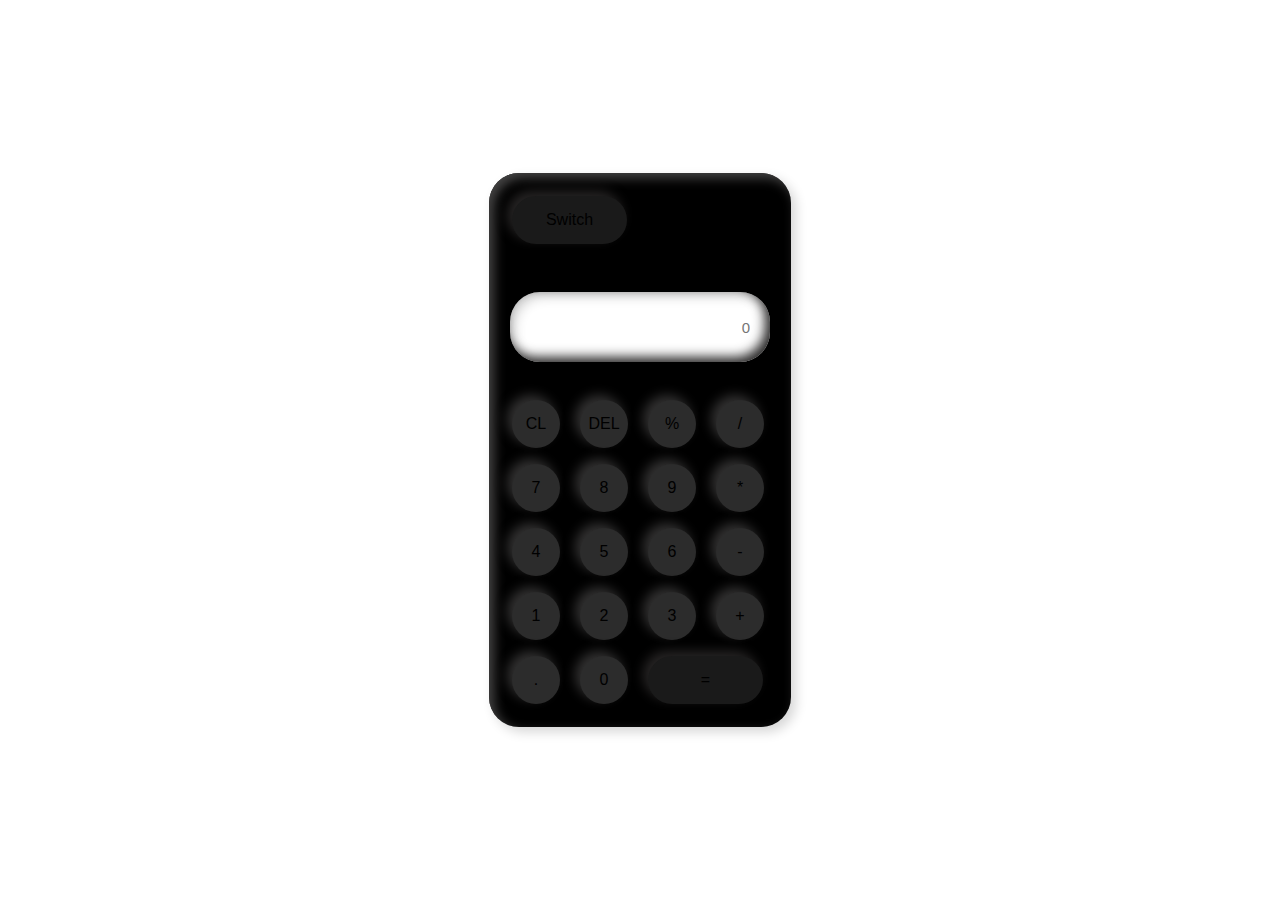
<file: index.html>
<!DOCTYPE html>
<html lang="en">
<head>
    <meta charset="UTF-8">
    <meta name="viewport" content="width=device-width, initial-scale=1.0">
    <title>Calculatrice</title>
    <link rel="stylesheet" href="style.css">
   
</head>
<body>
    <div class="container">
        <div class="calculator">
            <button class="switch"  onclick="redirectToPage()">Switch </button>
            <input type="text" placeholder="0" id="output-screen">
            <button onclick="Clear()">CL</button>
            <button onclick="del()" > DEL</button>
            <button onclick="display('%')">%</button>
            <button onclick="display('/')">/</button>
            <button onclick="display('7')">7</button>
            <button onclick="display('8')" >8</button>
            <button onclick="display('9')" >9</button>
            <button onclick="display('*')" >*</button>
            <button onclick="display('4')" >4</button>
            <button onclick="display('5')" >5</button>
            <button onclick="display('6')" >6</button>
            <button onclick="display('-')" >-</button>
            <button onclick="display('1')">1</button>
            <button onclick="display('2')">2</button>
            <button onclick="display('3')" >3</button>
            <button onclick="display('+')">+</button>
            <button onclick="display('.')">.</button>
            <button onclick="display('0')">0</button>
            <button onclick="calculate()" class="equal">=</button>
            
        </div>
    </div>

    <script>

      
    document.addEventListener('keydown', function(event) {
    const key = event.key;
    const allowedKeys = ['1', '2', '3', '4', '5', '6', '7', '8', '9', '0', '.', '+', '-', '*', '/'];

    if (allowedKeys.includes(key)) {
        display(key);
    } else if (key === 'Enter') {
        calculate();
    } else if (key === 'Backspace') {
        Clear();
    }
});

      let outputScreen = document.getElementById("output-screen");

      function display(num){
        outputScreen.value += num;
      }

      function calculate(){
        try{
            outputScreen.value = eval(outputScreen.value);
        }
        catch(error)
        {
            alert("invalid")
        }
      }

      function Clear(){
        outputScreen.value ="";

      }

      function del(){
        outputScreen.value =outputScreen.value.slice(0,-1);
      }

    </script>
        <script>
            function redirectToPage() {
                window.location.href = 'cal-scentific.html'; 
            }
        </script>


</body>



</html>
</file>
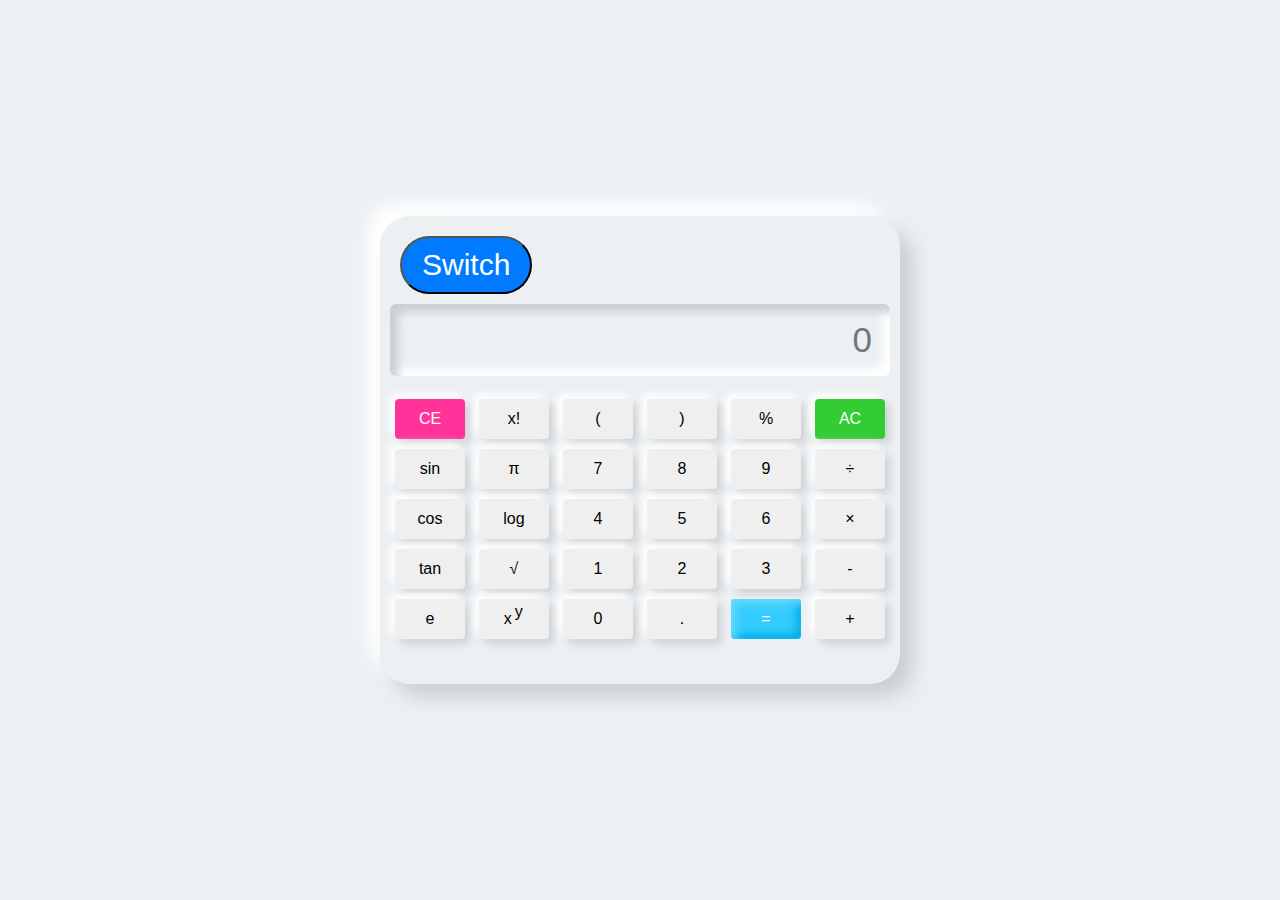
<file: cal-scentific.html>
<!DOCTYPE html>
<html lang="en">
<head>
    <meta charset="UTF-8">
    <meta name="viewport" content="width=device-width, initial-scale=1.0">
    <title>calculator scen</title>
    <link rel="stylesheet" href="ScenStyle.css">
    <link rel="stylesheet" type="text/css"
    href="https://stackpath.bootstrapcdn.com/font-awesome/4.7.0/css/font-awesome.min.css">

</head> 
<body>
        <div class="container">
            <div class="display">
                <button class="switch"  onclick="redirectToPage()">Switch</button>
                <input id="screen" type="text" placeholder="0">

            </div>

            <div class="btns">
                <div class="row">
                    <button id="ce" onclick="backspc()">CE</button>
                    <button onclick="fact()">x!</button>
                    <button class="btn">(</button>
                    <button class="btn">)</button>
                    <button class="btn">%</button>
                    <button id="ac" onclick="screen.value=''">AC</button>
                </div>

                <div class="row">
                    <button onclick="sin()">sin</button>
                    <button onclick="pi()">π</button>
                    <button class="btn">7</button>
                    <button class="btn">8</button>
                    <button class="btn">9</button>
                    <button class="btn">÷</button>
                </div>

                <div class="row">
                    <button onclick="cos()">cos</button>
                    <button onclick="log()">log</button>
                    <button class="btn">4</button>
                    <button class="btn">5</button>
                    <button class="btn">6</button>
                    <button class="btn">×</button>
                </div>

                <div class="row">
                    <button onclick="tan()">tan</button>
                    <button onclick="sqrt()">√</button>
                    <button class="btn">1</button>
                    <button class="btn">2</button>
                    <button class="btn">3</button>
                    <button class="btn">-</button>
                </div>

                <div class="row">
                    <button onclick="e()">e</button>
                    <button onclick="pow()">x <span style="position: relative; bottom: .4em; right: .1em;">y</span> </button>
                    <button class="btn">0</button>
                    <button class="btn">.</button>
                    <button id="eval" onclick="screen.value=eval(screen.value)">=</button>
                    <button class="btn">+</button>
                </div>
            </div>
        </div>
     

    <script src="ScenCal.js"></script>
    <script>
        
         function redirectToPage() {
                window.location.href = 'index.html'; 
            }
    </script>
       
</body>   
</html>
</file>
<file: style.css>
*{
    margin: 0;
    padding: 0;
    box-sizing: border-box;
    font-family: sans-serif;
    outline: none;
    overflow: hidden;
    animation: changeColor 10s infinite alternate;
}

@keyframes changeColor {
    0% {
        background-color: #efcf4e57;
    }
    50% {
        background-color: #ff666695;
    }
    100% {
        background-color: #66ff665a;
    }
}


.container{
    height: 100vh;
    display: flex;
    justify-content: center;
    align-items: center;
}

.calculator{
    background-color: #000000;
    padding: 15px;
    border-radius: 30px;
    box-shadow: inset 5px 5px 12px #464545,
                      5px 5px 12px rgb(0,0,0,.16);
    display: grid;      
    grid-template-columns: repeat(4,68px);            


}

input{
    grid-column: span 4;
    height: 70px;
    width: 260px;
    background: color #1c1d1d;
    box-shadow: inset -5px -5px 12px #2a2929,
                inset 5px 5px 12px rgba(0,0,0,.16) ;
    border: none;
    border-radius: 30px;
    color: rgb(51, 50, 50);
    font-size: 15px;
    text-align: end;
    margin: auto;
    margin-top: 40px;
    margin-bottom: 30px;
    padding: 20px;
}

button{
    height: 48px;
    width: 48px;
    background-color: #2c2c2c;
    box-shadow: -5px -5px 12px #323131,
                 5px 5px 12px rgba(0,0,0,.16);
    border: none;
    border-radius: 50%;
    margin: 8px;
    font-size: 16px;
    cursor: pointer;
    transition: background-color 0.3s, transform 0.3s; /* Transition pour un effet de douceur */
               
}

button:hover {
    background-color: #45a049; /* Couleur au survol */
    transform: scale(1.6); /* Grossissement de 10% */
}

.equal, .switch {
    width: 115px;
    border-radius: 40px;
    background-color: #1a1a1a;
    box-shadow: -5px -5px 12px #272525,
                 5px 5px 12px rgba(0,0,0,.16);
                 
}

  .button {
            display: flex;
            padding: 10px 180px;
            margin : 10px;
            font-size: 30px;
            color: #fff;
            background-color: #007bff;
            border-radius: 90px;
            text-align: start;
            cursor: pointer;
            transition: transform 0.3s, box-shadow 0.3s;
            
        }
    
        .button:hover {
            transform: translateY(-3px);
            box-shadow: 0 5px 15px rgba(0, 0, 0, 0.3);
        }
</file>
<file: ScenStyle.css>
body 
{
    padding: 0;
    margin: 0;
    display: flex;
    justify-content: center;
    align-items: center;
    min-height: 100vh;
    --webkit--user-select: none;
    background: #ecf0f3;
    overflow: hidden;
    animation: changeColor 10s infinite alternate;
}

@keyframes changeColor {
    0% {
        background-color: #efcf4e57;
    }
    50% {
        background-color: #ff666695;
    }
    100% {
        background-color: #66ff665a;
    }
}

.container 
{  /*margin-left: 0.3em;*/
    padding: 10px;
    padding-bottom: 40px;
    height: auto;
    width: auto;
    border-radius: 30px;
    box-shadow: 13px 13px 20px #cbced1,
              -13px -13px 20px #ffffff; 
}

.content 
{
    width: 100%;
    margin-top: 1.7em;
    display: flex;
    justify-content: center;
    align-items: center;
    flex-direction: column;
}

.row button 
{
    width: 70px;
    height: 40px;
    font-size: 16px;
    border: none;
    outline: none;
    margin: 5px;
    border-radius: 4px;
    transition: .1s;
    box-shadow: 5px 5px 8px #00000020,
               -5px -5px 8px #ffff;
}

.row button:hover 
{
    box-shadow:  inset 5px 5px 8px rgba(16, 16, 16, .1),
                 inset -5px -5px 8px #fff;
    background: #fff;
}

.display #screen 
{
    margin-bottom: .5em;
    width: 480px;
    height: 70px;
    font-size: 35px;
    outline: none;
    border: none;
    text-align: right;
    padding-right: .5em;
    background: #ecf0f3;
    border-radius: 6px;
    box-shadow: inset 8px 8px 8px #cbced1,
                inset -8px -8px 8px #ffffff;
}

#eval 
{ background: #33ccff;
    color: #fff;
    box-shadow: inset 5px 5px 8px #66d9ff,
                inset -5px -5px 8px #00ace6;
   
}

#eval:hover 
{
    box-shadow: inset 5px 5px 8px #00ace6,
                inset -5px -5px 8px #00ace6;
}

#ac 
{
    background: #33cc33;
    color: #fff;
}

#ac:hover 
{
    box-shadow: inset 5px 5px 8px #2eb82e,
                inset -5px -5px 8px #33cc33;
}

#ce 
{
    background: #ff3399;
    color: #fff;
}

#ce:hover 
{
      box-shadow: inset 5px 5px 8px #e60073,
                  inset -5px -5px 8px #ff3399;
}

.switch{
    display: flex;
    padding: 10px 20px;
    margin : 10px;
    font-size: 30px;
    color: #fff;
    background-color: #007bff;
    border-radius: 90px;
    text-align: start;
    cursor: pointer;
    transition: transform 0.3s, box-shadow 0.3s;
    
}

.switch:hover {
    transform: translateY(-3px);
    box-shadow: 0 5px 15px rgba(0, 0, 0, 0.3);
}

/*================= Heading Css =================*/
h2

{
    font-size: 40px;
    position: relative;  
    bottom: 1em; 
    margin-left: 1.2em;
    font-family: sans-serif;
    color: #fff;
    text-transform: uppercase;
    text-shadow: 1px 1px 1px #d1d9e6,
                    1px 1px 2px #d1d9e6,
                    3px 3px 3px #d1d9e6,
                    4px 4px 4px #d1d9e6,
                    5px 5px 5px #d1d9e6, 
                    6px 6px 6px #d1d9e6,
                    7px 7px 7px #d1d9e6,
                    8px 8px 8px #d1d9e6;
                    letter-spacing: 6px;
}

h2 span
{
color: #33cc33;
font-size: 45px;
text-shadow: 1px 1px 1px #d1d9e6,
                1px 1px 2px #d1d9e6,
                3px 3px 3px #d1d9e6,
                4px 4px 4px #d1d9e6,
                5px 5px 5px #d1d9e6, 
                6px 6px 6px #d1d9e6 ;    
}

h2 .fa
{
    position: absolute; 
    top: 1.5em;
    color: #33ccff;
}
</file>
